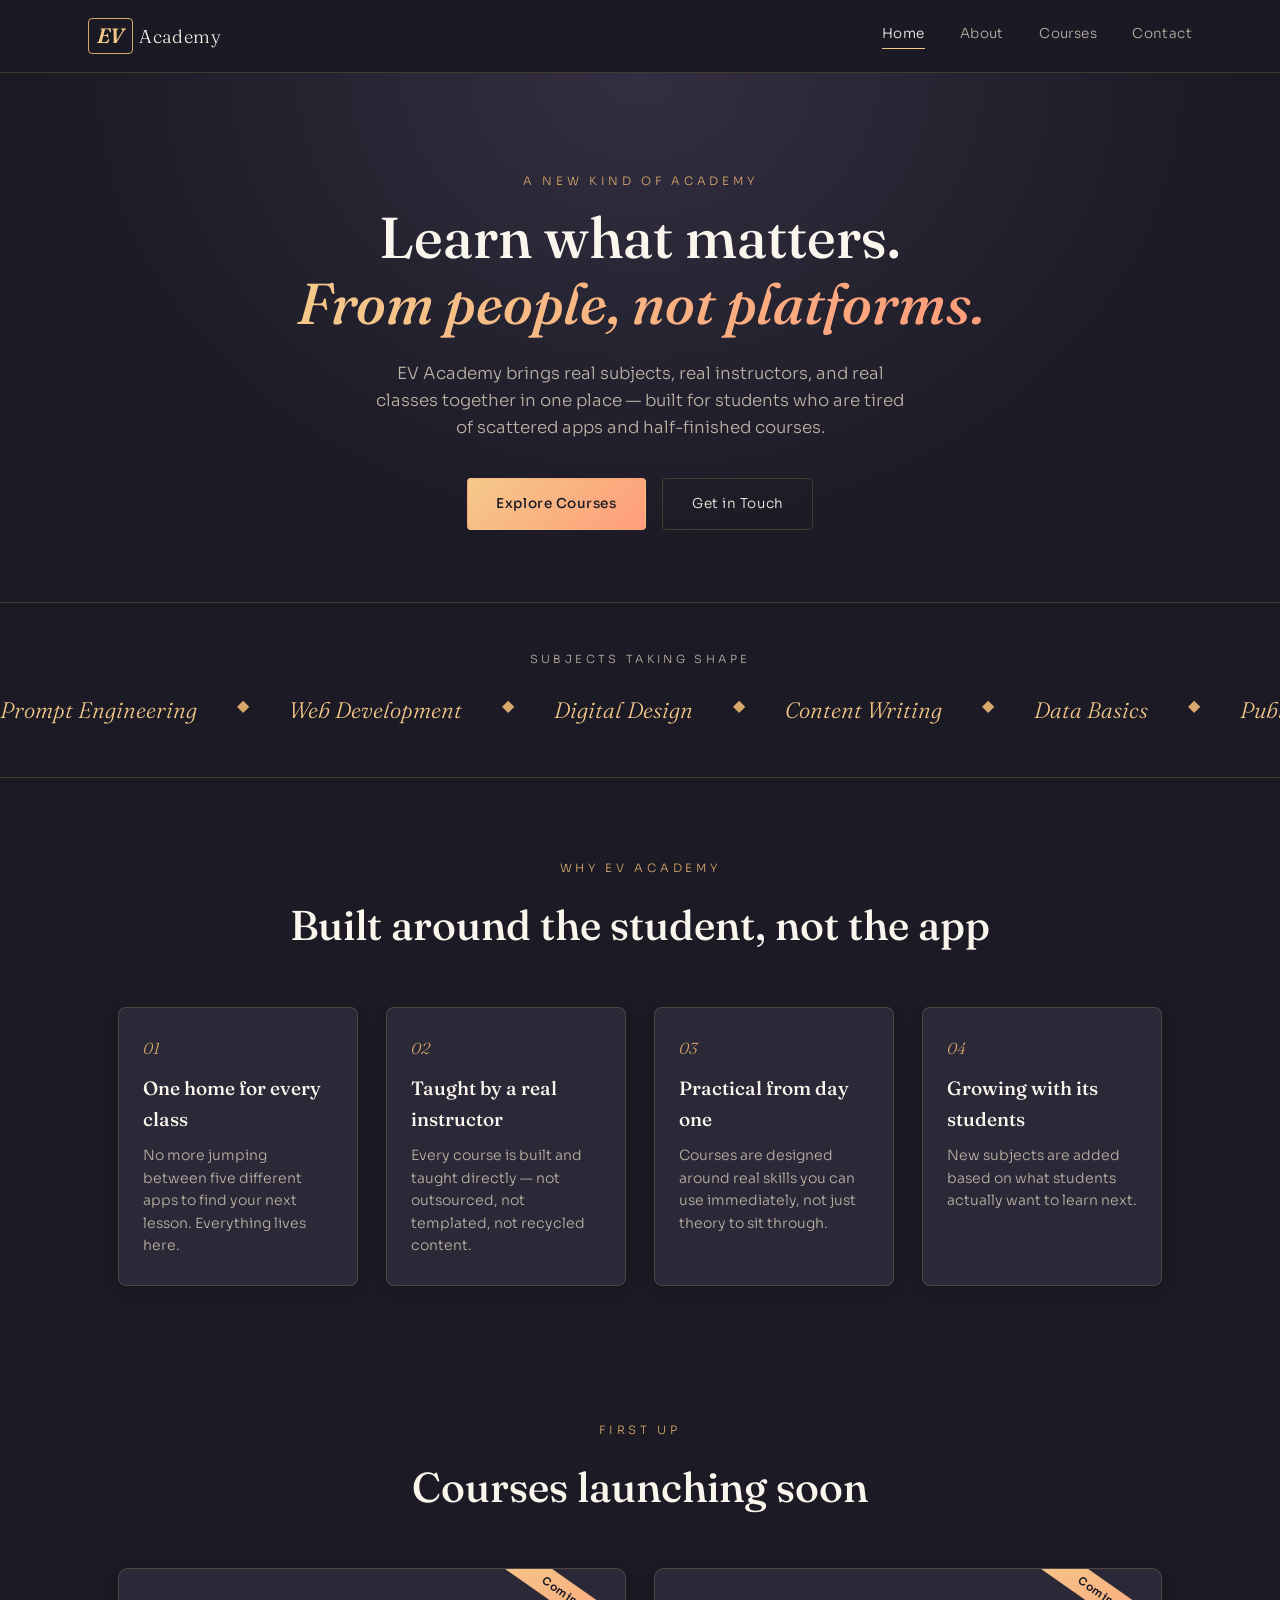
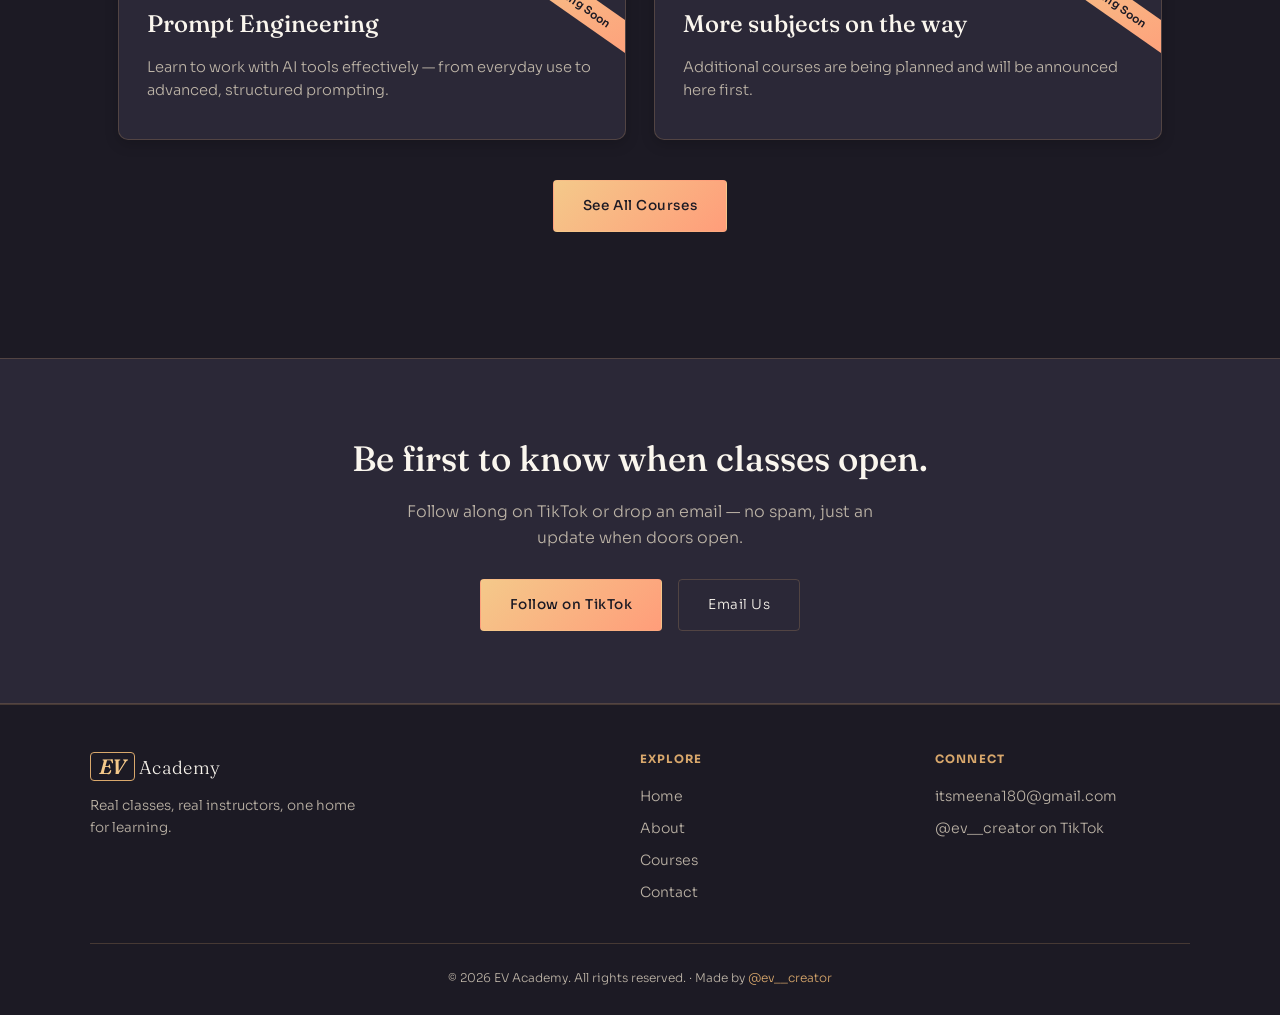
<file: index.html>
<!DOCTYPE html>
<html lang="en">
<head>
<meta charset="UTF-8">
<meta name="viewport" content="width=device-width, initial-scale=1.0">
<title>EV Academy — Learn Without Limits</title>
<meta name="description" content="EV Academy is an online learning academy bringing multiple subjects to one place. Courses launching soon.">
<link rel="preconnect" href="https://fonts.googleapis.com">
<link rel="preconnect" href="https://fonts.gstatic.com" crossorigin>
<link href="https://fonts.googleapis.com/css2?family=Fraunces:ital,opsz,wght@0,9..144,400;0,9..144,500;0,9..144,600;1,9..144,500&family=Sora:wght@300;400;500;600&display=swap" rel="stylesheet">
<link rel="stylesheet" href="style.css">
</head>
<body>

<header class="site-header" id="siteHeader">
  <div class="nav-wrap">
    <a href="index.html" class="logo">
      <span class="logo-mark">EV</span>
      <span class="logo-word">Academy</span>
    </a>
    <nav class="nav-links" id="navLinks">
      <a href="index.html" class="active">Home</a>
      <a href="about.html">About</a>
      <a href="courses.html">Courses</a>
      <a href="contact.html">Contact</a>
    </nav>
    <button class="nav-toggle" id="navToggle" aria-label="Toggle menu">
      <span></span><span></span><span></span>
    </button>
  </div>
</header>

<main>

  <!-- ============ HERO ============ -->
  <section class="hero">
    <div class="hero-inner">
      <p class="eyebrow reveal">a new kind of academy</p>
      <h1 class="hero-title reveal">
        Learn what matters.<br><em>From people, not platforms.</em>
      </h1>
      <p class="hero-sub reveal">
        EV Academy brings real subjects, real instructors, and real classes
        together in one place — built for students who are tired of
        scattered apps and half-finished courses.
      </p>
      <div class="hero-actions reveal">
        <a href="courses.html" class="btn btn-primary">Explore Courses</a>
        <a href="contact.html" class="btn btn-ghost">Get in Touch</a>
      </div>
    </div>
  </section>

  <!-- ============ SLIDING SUBJECT MARQUEE ============ -->
  <section class="marquee-section reveal">
    <p class="marquee-label">subjects taking shape</p>
    <div class="marquee">
      <div class="marquee-track">
        <span>Prompt Engineering</span><span>◆</span>
        <span>Web Development</span><span>◆</span>
        <span>Digital Design</span><span>◆</span>
        <span>Content Writing</span><span>◆</span>
        <span>Data Basics</span><span>◆</span>
        <span>Public Speaking</span><span>◆</span>
        <span>Prompt Engineering</span><span>◆</span>
        <span>Web Development</span><span>◆</span>
        <span>Digital Design</span><span>◆</span>
        <span>Content Writing</span><span>◆</span>
        <span>Data Basics</span><span>◆</span>
        <span>Public Speaking</span><span>◆</span>
      </div>
    </div>
  </section>

  <!-- ============ WHY EV ACADEMY ============ -->
  <section class="features">
    <p class="eyebrow center reveal">why EV Academy</p>
    <h2 class="section-title center reveal">Built around the student, not the app</h2>

    <div class="feature-grid">
      <div class="feature-card reveal">
        <span class="feature-num">01</span>
        <h3>One home for every class</h3>
        <p>No more jumping between five different apps to find your next lesson. Everything lives here.</p>
      </div>
      <div class="feature-card reveal">
        <span class="feature-num">02</span>
        <h3>Taught by a real instructor</h3>
        <p>Every course is built and taught directly — not outsourced, not templated, not recycled content.</p>
      </div>
      <div class="feature-card reveal">
        <span class="feature-num">03</span>
        <h3>Practical from day one</h3>
        <p>Courses are designed around real skills you can use immediately, not just theory to sit through.</p>
      </div>
      <div class="feature-card reveal">
        <span class="feature-num">04</span>
        <h3>Growing with its students</h3>
        <p>New subjects are added based on what students actually want to learn next.</p>
      </div>
    </div>
  </section>

  <!-- ============ COMING SOON PREVIEW ============ -->
  <section class="coming-soon-preview">
    <p class="eyebrow center reveal">first up</p>
    <h2 class="section-title center reveal">Courses launching soon</h2>

    <div class="course-preview-grid">
      <div class="course-card reveal">
        <span class="ribbon">Coming Soon</span>
        <h3>Prompt Engineering</h3>
        <p>Learn to work with AI tools effectively — from everyday use to advanced, structured prompting.</p>
      </div>
      <div class="course-card reveal muted">
        <span class="ribbon">Coming Soon</span>
        <h3>More subjects on the way</h3>
        <p>Additional courses are being planned and will be announced here first.</p>
      </div>
    </div>

    <div class="center reveal" style="margin-top: 2.5rem;">
      <a href="courses.html" class="btn btn-primary">See All Courses</a>
    </div>
  </section>

  <!-- ============ WAITLIST CTA ============ -->
  <section class="cta-band reveal">
    <h2>Be first to know when classes open.</h2>
    <p>Follow along on TikTok or drop an email — no spam, just an update when doors open.</p>
    <div class="hero-actions">
      <a href="https://www.tiktok.com/@ev__creator" target="_blank" rel="noopener" class="btn btn-primary">Follow on TikTok</a>
      <a href="mailto:itsmeena180@gmail.com" class="btn btn-ghost">Email Us</a>
    </div>
  </section>

</main>

<footer class="site-footer">
  <div class="footer-inner">
    <div class="footer-brand">
      <span class="logo-mark">EV</span> <span class="logo-word">Academy</span>
      <p>Real classes, real instructors, one home for learning.</p>
    </div>
    <div class="footer-links">
      <h4>Explore</h4>
      <a href="index.html">Home</a>
      <a href="about.html">About</a>
      <a href="courses.html">Courses</a>
      <a href="contact.html">Contact</a>
    </div>
    <div class="footer-contact">
      <h4>Connect</h4>
      <a href="mailto:itsmeena180@gmail.com">itsmeena180@gmail.com</a>
      <a href="https://www.tiktok.com/@ev__creator" target="_blank" rel="noopener">@ev__creator on TikTok</a>
    </div>
  </div>
  <p class="footer-bottom">© 2026 EV Academy. All rights reserved. · Made by <a href="https://www.tiktok.com/@ev__creator" target="_blank" rel="noopener">@ev__creator</a></p>
</footer>

<script src="script.js"></script>
</body>
</html>
</file>
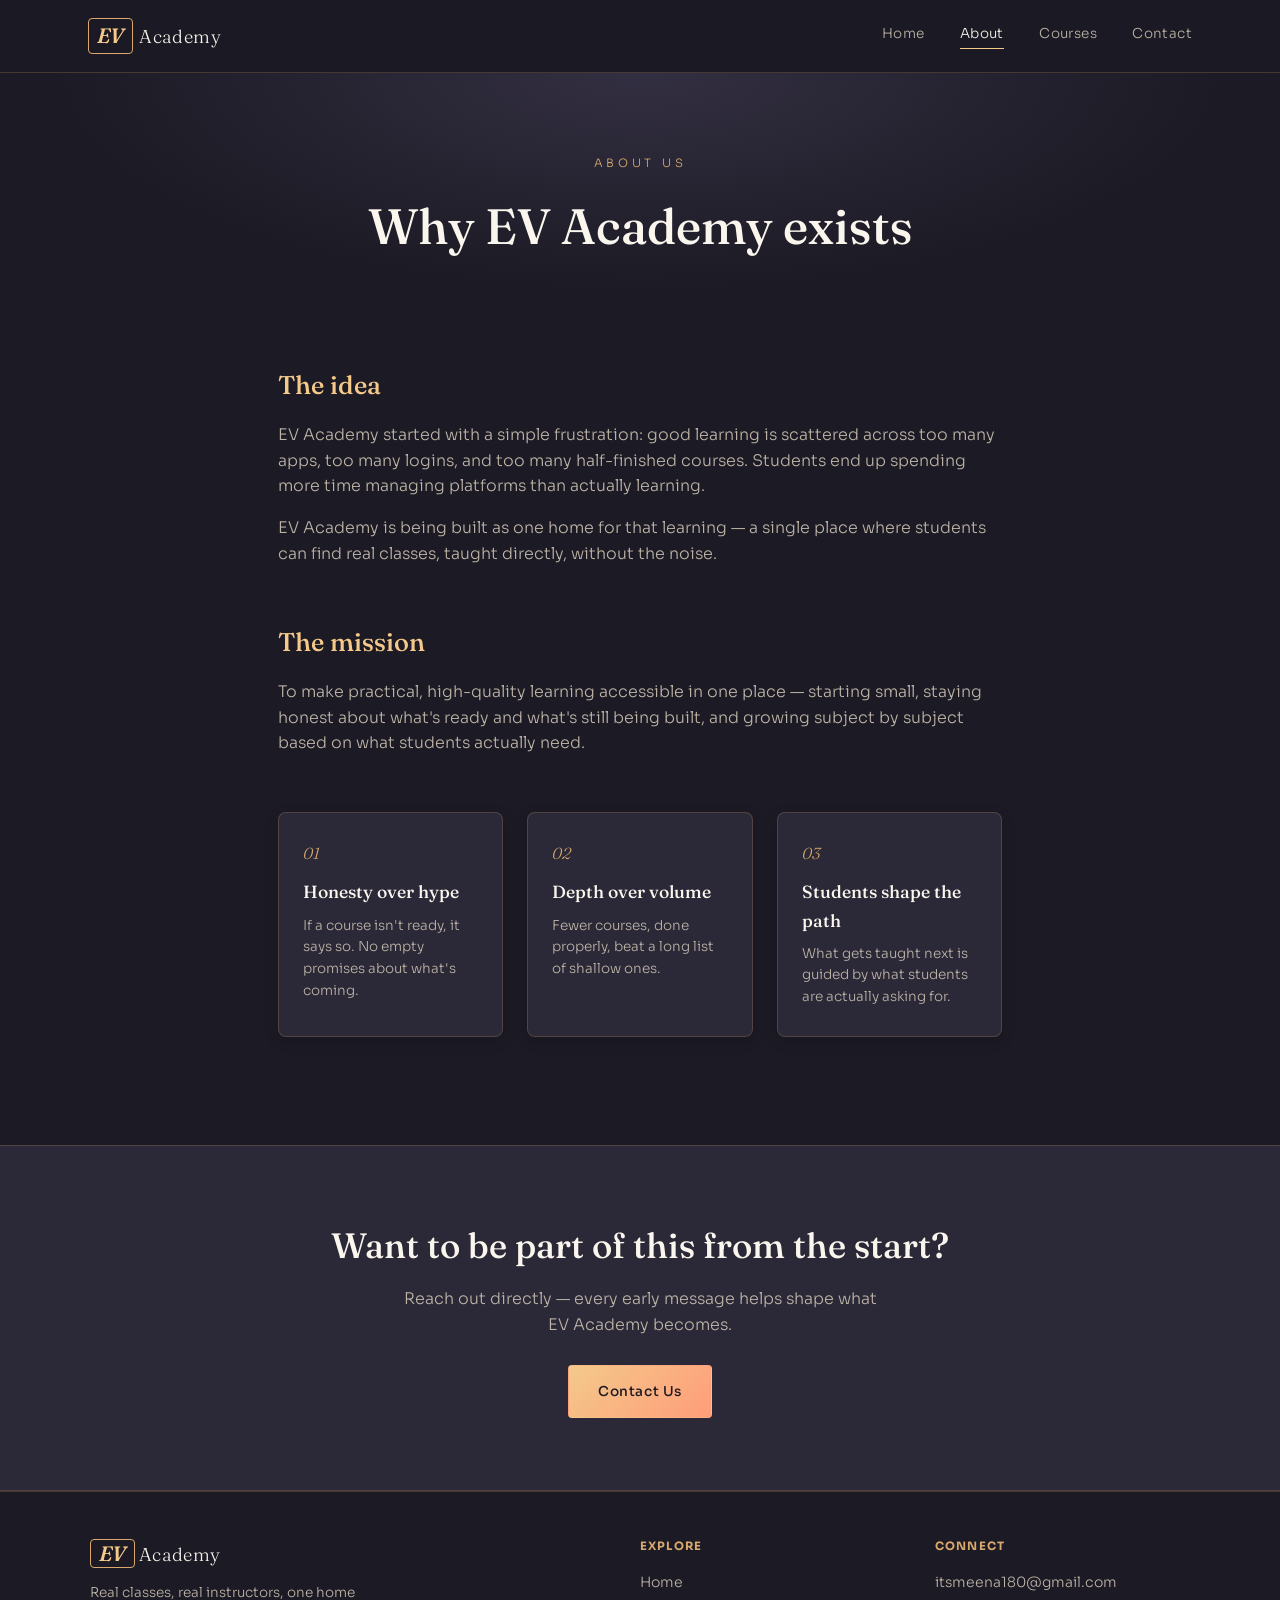
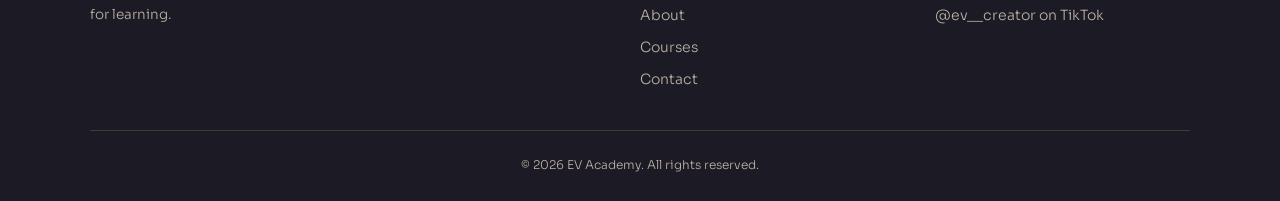
<file: about.html>
<!DOCTYPE html>
<html lang="en">
<head>
<meta charset="UTF-8">
<meta name="viewport" content="width=device-width, initial-scale=1.0">
<title>About — EV Academy</title>
<meta name="description" content="Learn about EV Academy's mission to bring real, practical learning to one place.">
<link rel="preconnect" href="https://fonts.googleapis.com">
<link rel="preconnect" href="https://fonts.gstatic.com" crossorigin>
<link href="https://fonts.googleapis.com/css2?family=Fraunces:ital,opsz,wght@0,9..144,400;0,9..144,500;0,9..144,600;1,9..144,500&family=Sora:wght@300;400;500;600&display=swap" rel="stylesheet">
<link rel="stylesheet" href="style.css">
</head>
<body>

<header class="site-header" id="siteHeader">
  <div class="nav-wrap">
    <a href="index.html" class="logo">
      <span class="logo-mark">EV</span>
      <span class="logo-word">Academy</span>
    </a>
    <nav class="nav-links" id="navLinks">
      <a href="index.html">Home</a>
      <a href="about.html" class="active">About</a>
      <a href="courses.html">Courses</a>
      <a href="contact.html">Contact</a>
    </nav>
    <button class="nav-toggle" id="navToggle" aria-label="Toggle menu">
      <span></span><span></span><span></span>
    </button>
  </div>
</header>

<main>

  <section class="page-hero">
    <p class="eyebrow reveal">about us</p>
    <h1 class="page-title reveal">Why EV Academy exists</h1>
  </section>

  <section class="about-body">
    <div class="about-block reveal">
      <h2>The idea</h2>
      <p>
        EV Academy started with a simple frustration: good learning is
        scattered across too many apps, too many logins, and too many
        half-finished courses. Students end up spending more time
        managing platforms than actually learning.
      </p>
      <p>
        EV Academy is being built as one home for that learning — a
        single place where students can find real classes, taught
        directly, without the noise.
      </p>
    </div>

    <div class="about-block reveal">
      <h2>The mission</h2>
      <p>
        To make practical, high-quality learning accessible in one
        place — starting small, staying honest about what's ready and
        what's still being built, and growing subject by subject based
        on what students actually need.
      </p>
    </div>

    <div class="values-grid">
      <div class="value-card reveal">
        <span class="feature-num">01</span>
        <h3>Honesty over hype</h3>
        <p>If a course isn't ready, it says so. No empty promises about what's coming.</p>
      </div>
      <div class="value-card reveal">
        <span class="feature-num">02</span>
        <h3>Depth over volume</h3>
        <p>Fewer courses, done properly, beat a long list of shallow ones.</p>
      </div>
      <div class="value-card reveal">
        <span class="feature-num">03</span>
        <h3>Students shape the path</h3>
        <p>What gets taught next is guided by what students are actually asking for.</p>
      </div>
    </div>
  </section>

  <section class="cta-band reveal">
    <h2>Want to be part of this from the start?</h2>
    <p>Reach out directly — every early message helps shape what EV Academy becomes.</p>
    <div class="hero-actions">
      <a href="contact.html" class="btn btn-primary">Contact Us</a>
    </div>
  </section>

</main>

<footer class="site-footer">
  <div class="footer-inner">
    <div class="footer-brand">
      <span class="logo-mark">EV</span> <span class="logo-word">Academy</span>
      <p>Real classes, real instructors, one home for learning.</p>
    </div>
    <div class="footer-links">
      <h4>Explore</h4>
      <a href="index.html">Home</a>
      <a href="about.html">About</a>
      <a href="courses.html">Courses</a>
      <a href="contact.html">Contact</a>
    </div>
    <div class="footer-contact">
      <h4>Connect</h4>
      <a href="mailto:itsmeena180@gmail.com">itsmeena180@gmail.com</a>
      <a href="https://www.tiktok.com/@ev__creator" target="_blank" rel="noopener">@ev__creator on TikTok</a>
    </div>
  </div>
  <p class="footer-bottom">© 2026 EV Academy. All rights reserved.</p>
</footer>

<script src="script.js"></script>
</body>
</html>
</file>
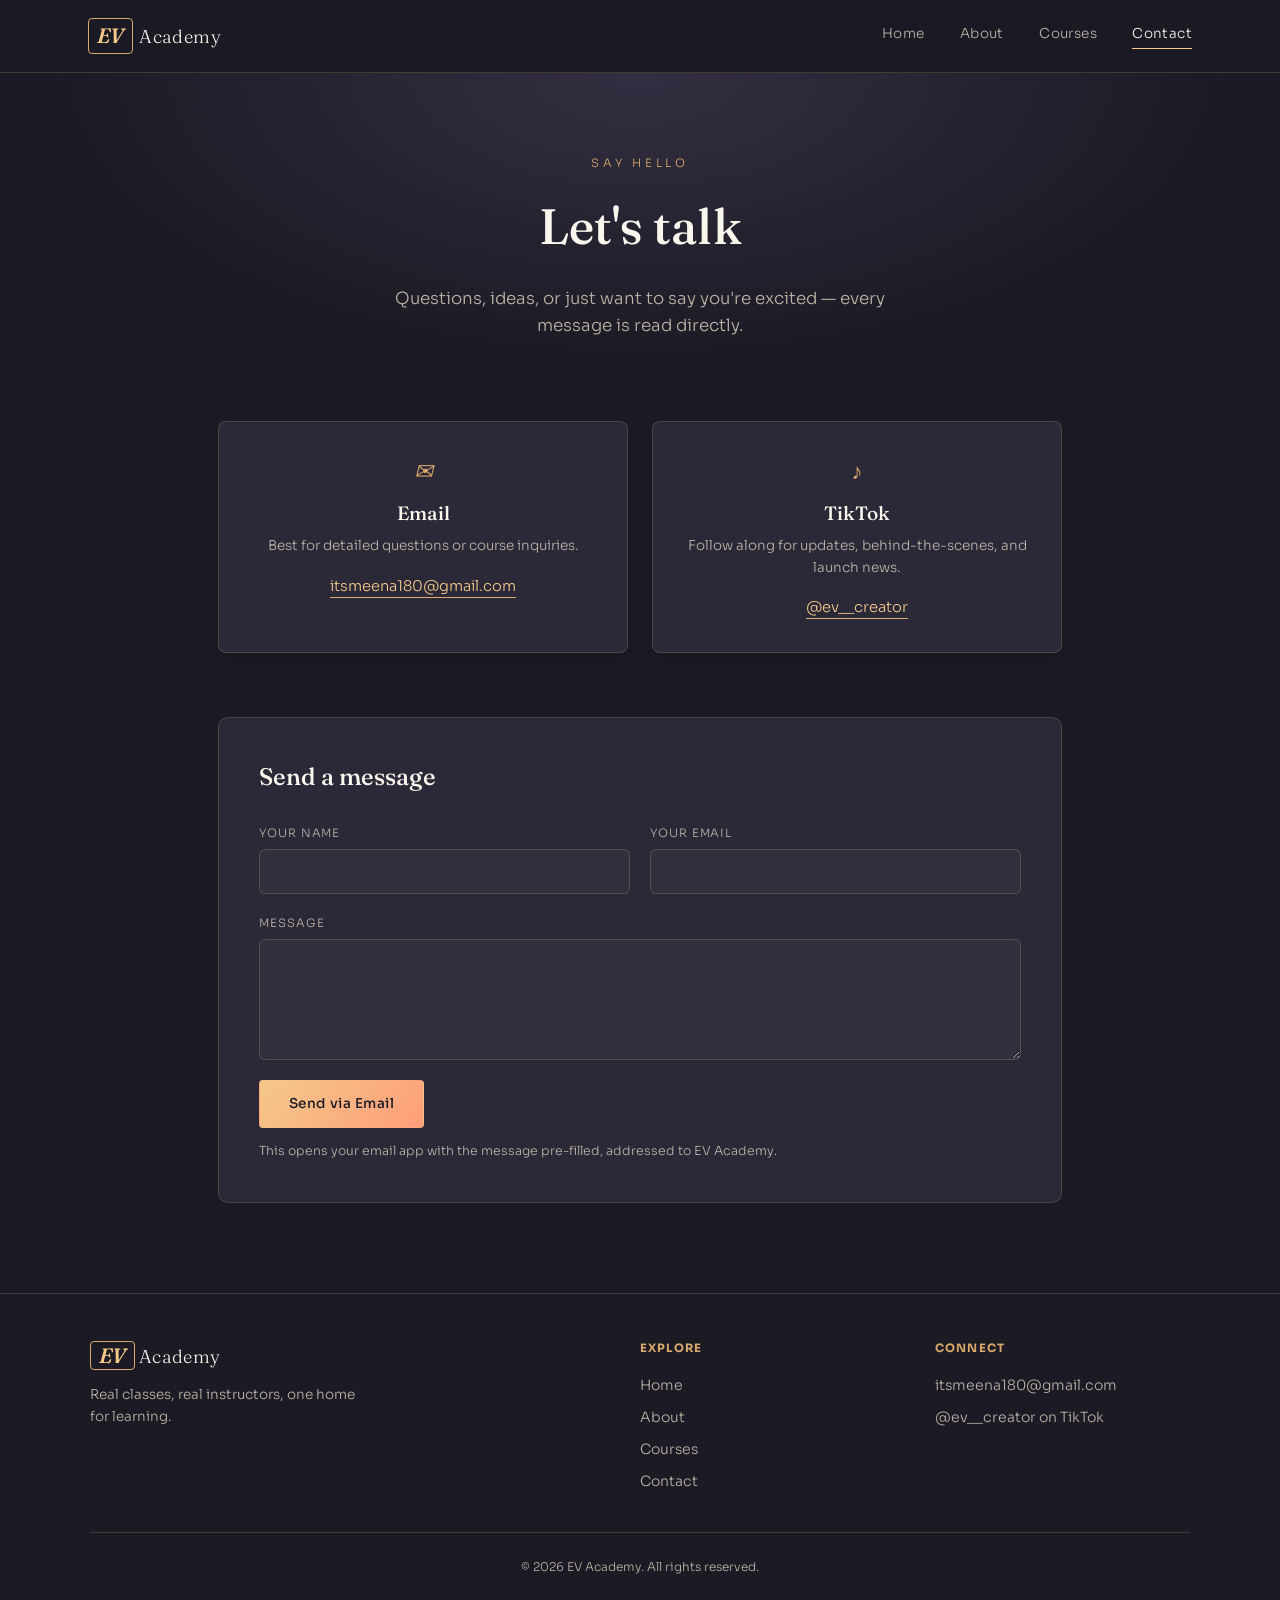
<file: contact.html>
<!DOCTYPE html>
<html lang="en">
<head>
<meta charset="UTF-8">
<meta name="viewport" content="width=device-width, initial-scale=1.0">
<title>Contact — EV Academy</title>
<meta name="description" content="Get in touch with EV Academy via email or TikTok.">
<link rel="preconnect" href="https://fonts.googleapis.com">
<link rel="preconnect" href="https://fonts.gstatic.com" crossorigin>
<link href="https://fonts.googleapis.com/css2?family=Fraunces:ital,opsz,wght@0,9..144,400;0,9..144,500;0,9..144,600;1,9..144,500&family=Sora:wght@300;400;500;600&display=swap" rel="stylesheet">
<link rel="stylesheet" href="style.css">
</head>
<body>

<header class="site-header" id="siteHeader">
  <div class="nav-wrap">
    <a href="index.html" class="logo">
      <span class="logo-mark">EV</span>
      <span class="logo-word">Academy</span>
    </a>
    <nav class="nav-links" id="navLinks">
      <a href="index.html">Home</a>
      <a href="about.html">About</a>
      <a href="courses.html">Courses</a>
      <a href="contact.html" class="active">Contact</a>
    </nav>
    <button class="nav-toggle" id="navToggle" aria-label="Toggle menu">
      <span></span><span></span><span></span>
    </button>
  </div>
</header>

<main>

  <section class="page-hero">
    <p class="eyebrow reveal">say hello</p>
    <h1 class="page-title reveal">Let's talk</h1>
    <p class="hero-sub reveal" style="margin: 1.25rem auto 0;">
      Questions, ideas, or just want to say you're excited — every
      message is read directly.
    </p>
  </section>

  <section class="contact-section">
    <div class="contact-grid">

      <div class="contact-card reveal">
        <span class="feature-num">✉</span>
        <h3>Email</h3>
        <p>Best for detailed questions or course inquiries.</p>
        <a href="mailto:itsmeena180@gmail.com" class="contact-link">itsmeena180@gmail.com</a>
      </div>

      <div class="contact-card reveal">
        <span class="feature-num">♪</span>
        <h3>TikTok</h3>
        <p>Follow along for updates, behind-the-scenes, and launch news.</p>
        <a href="https://www.tiktok.com/@ev__creator" target="_blank" rel="noopener" class="contact-link">@ev__creator</a>
      </div>

    </div>

    <form class="contact-form reveal" id="contactForm">
      <h2 class="section-title">Send a message</h2>
      <div class="form-row">
        <label class="field">
          <span>Your name</span>
          <input type="text" id="cfName" required>
        </label>
        <label class="field">
          <span>Your email</span>
          <input type="email" id="cfEmail" required>
        </label>
      </div>
      <label class="field">
        <span>Message</span>
        <textarea id="cfMessage" rows="5" required></textarea>
      </label>
      <button type="submit" class="btn btn-primary">Send via Email</button>
      <p class="form-note">This opens your email app with the message pre-filled, addressed to EV Academy.</p>
    </form>
  </section>

</main>

<footer class="site-footer">
  <div class="footer-inner">
    <div class="footer-brand">
      <span class="logo-mark">EV</span> <span class="logo-word">Academy</span>
      <p>Real classes, real instructors, one home for learning.</p>
    </div>
    <div class="footer-links">
      <h4>Explore</h4>
      <a href="index.html">Home</a>
      <a href="about.html">About</a>
      <a href="courses.html">Courses</a>
      <a href="contact.html">Contact</a>
    </div>
    <div class="footer-contact">
      <h4>Connect</h4>
      <a href="mailto:itsmeena180@gmail.com">itsmeena180@gmail.com</a>
      <a href="https://www.tiktok.com/@ev__creator" target="_blank" rel="noopener">@ev__creator on TikTok</a>
    </div>
  </div>
  <p class="footer-bottom">© 2026 EV Academy. All rights reserved.</p>
</footer>

<script src="script.js"></script>
</body>
</html>
</file>
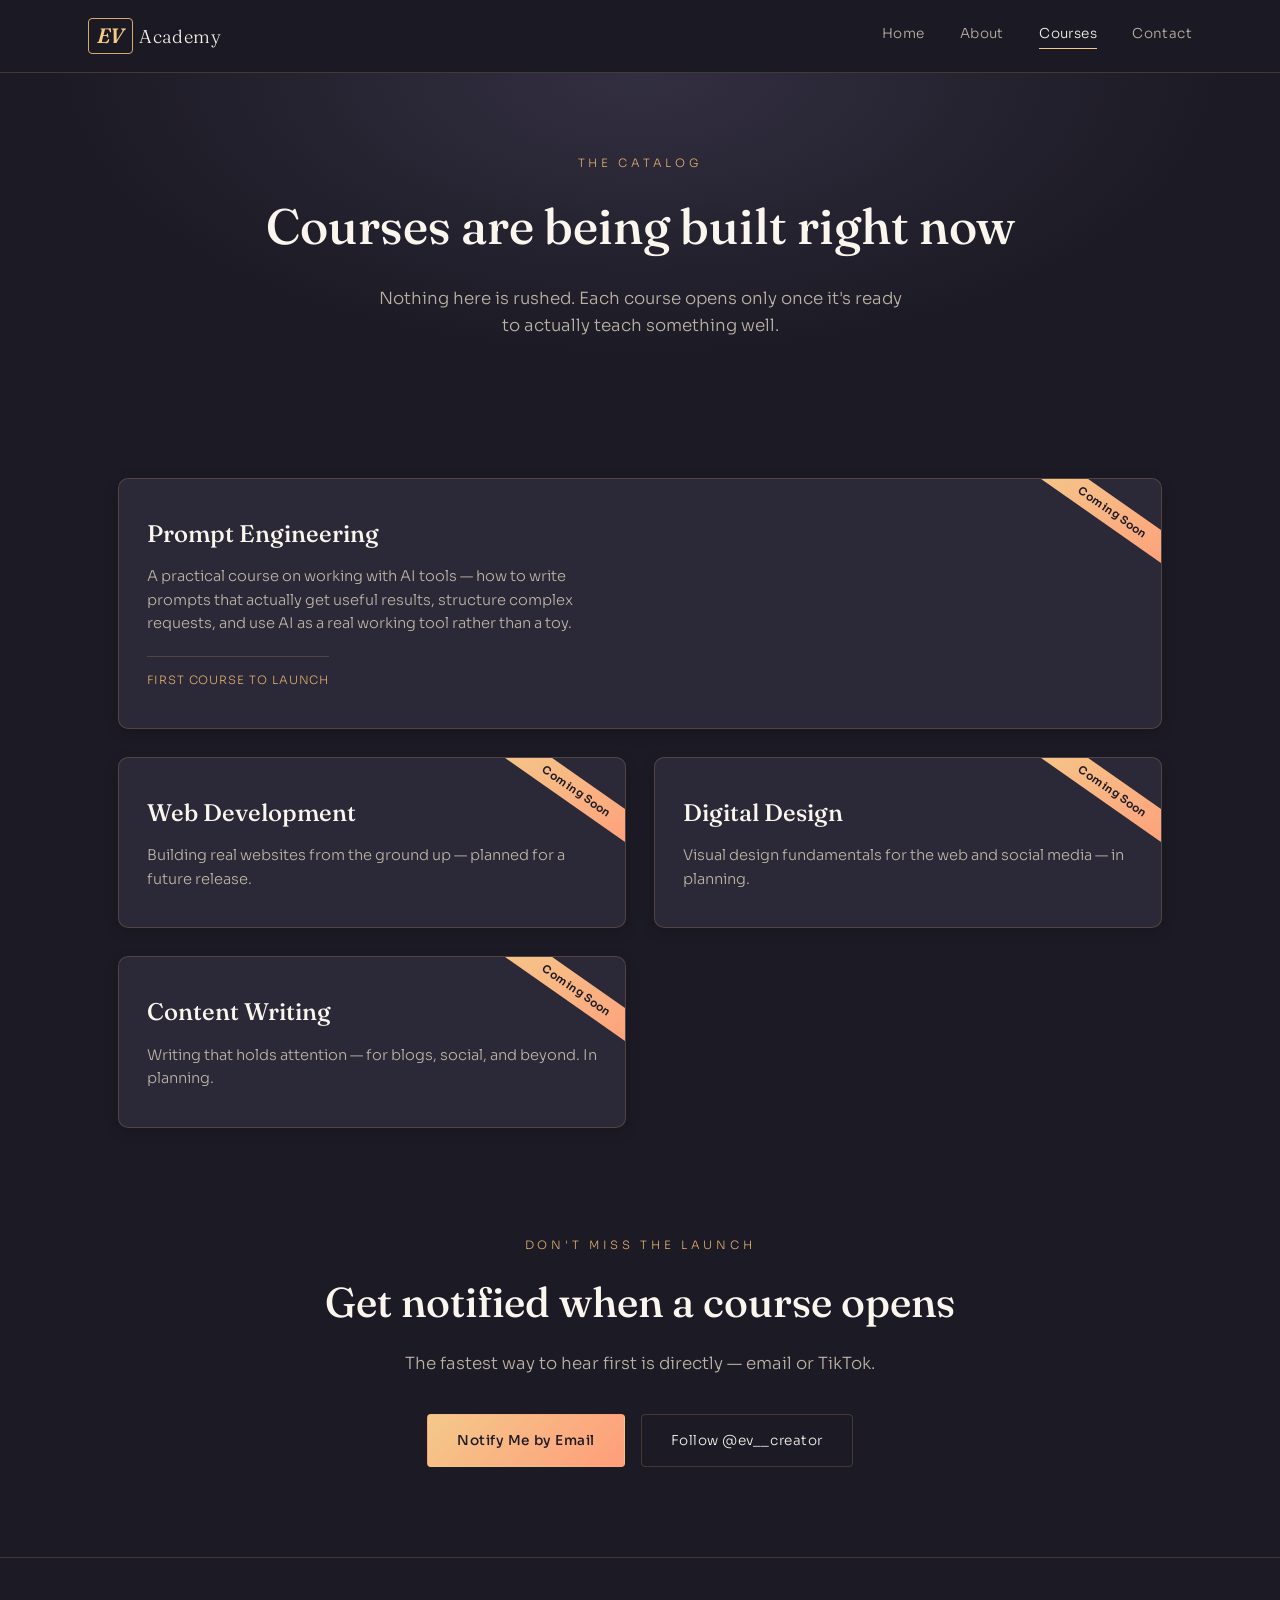
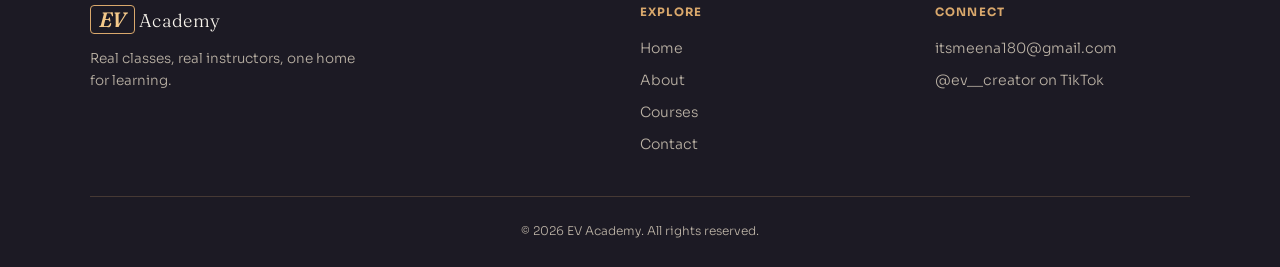
<file: courses.html>
<!DOCTYPE html>
<html lang="en">
<head>
<meta charset="UTF-8">
<meta name="viewport" content="width=device-width, initial-scale=1.0">
<title>Courses — EV Academy</title>
<meta name="description" content="Courses launching soon at EV Academy, starting with Prompt Engineering.">
<link rel="preconnect" href="https://fonts.googleapis.com">
<link rel="preconnect" href="https://fonts.gstatic.com" crossorigin>
<link href="https://fonts.googleapis.com/css2?family=Fraunces:ital,opsz,wght@0,9..144,400;0,9..144,500;0,9..144,600;1,9..144,500&family=Sora:wght@300;400;500;600&display=swap" rel="stylesheet">
<link rel="stylesheet" href="style.css">
</head>
<body>

<header class="site-header" id="siteHeader">
  <div class="nav-wrap">
    <a href="index.html" class="logo">
      <span class="logo-mark">EV</span>
      <span class="logo-word">Academy</span>
    </a>
    <nav class="nav-links" id="navLinks">
      <a href="index.html">Home</a>
      <a href="about.html">About</a>
      <a href="courses.html" class="active">Courses</a>
      <a href="contact.html">Contact</a>
    </nav>
    <button class="nav-toggle" id="navToggle" aria-label="Toggle menu">
      <span></span><span></span><span></span>
    </button>
  </div>
</header>

<main>

  <section class="page-hero">
    <p class="eyebrow reveal">the catalog</p>
    <h1 class="page-title reveal">Courses are being built right now</h1>
    <p class="hero-sub reveal" style="margin: 1.25rem auto 0;">
      Nothing here is rushed. Each course opens only once it's ready to
      actually teach something well.
    </p>
  </section>

  <section class="course-grid-section">
    <div class="course-grid">

      <div class="course-card large reveal">
        <span class="ribbon">Coming Soon</span>
        <h3>Prompt Engineering</h3>
        <p>
          A practical course on working with AI tools — how to write
          prompts that actually get useful results, structure complex
          requests, and use AI as a real working tool rather than a toy.
        </p>
        <span class="course-tag">First course to launch</span>
      </div>

      <div class="course-card muted reveal">
        <span class="ribbon">Coming Soon</span>
        <h3>Web Development</h3>
        <p>Building real websites from the ground up — planned for a future release.</p>
      </div>

      <div class="course-card muted reveal">
        <span class="ribbon">Coming Soon</span>
        <h3>Digital Design</h3>
        <p>Visual design fundamentals for the web and social media — in planning.</p>
      </div>

      <div class="course-card muted reveal">
        <span class="ribbon">Coming Soon</span>
        <h3>Content Writing</h3>
        <p>Writing that holds attention — for blogs, social, and beyond. In planning.</p>
      </div>

    </div>
  </section>

  <section class="notify-section reveal">
    <p class="eyebrow center">don't miss the launch</p>
    <h2 class="section-title center">Get notified when a course opens</h2>
    <p class="hero-sub center">The fastest way to hear first is directly — email or TikTok.</p>
    <div class="hero-actions center-actions">
      <a href="mailto:itsmeena180@gmail.com?subject=Notify%20me%20-%20EV%20Academy%20Courses" class="btn btn-primary">Notify Me by Email</a>
      <a href="https://www.tiktok.com/@ev__creator" target="_blank" rel="noopener" class="btn btn-ghost">Follow @ev__creator</a>
    </div>
  </section>

</main>

<footer class="site-footer">
  <div class="footer-inner">
    <div class="footer-brand">
      <span class="logo-mark">EV</span> <span class="logo-word">Academy</span>
      <p>Real classes, real instructors, one home for learning.</p>
    </div>
    <div class="footer-links">
      <h4>Explore</h4>
      <a href="index.html">Home</a>
      <a href="about.html">About</a>
      <a href="courses.html">Courses</a>
      <a href="contact.html">Contact</a>
    </div>
    <div class="footer-contact">
      <h4>Connect</h4>
      <a href="mailto:itsmeena180@gmail.com">itsmeena180@gmail.com</a>
      <a href="https://www.tiktok.com/@ev__creator" target="_blank" rel="noopener">@ev__creator on TikTok</a>
    </div>
  </div>
  <p class="footer-bottom">© 2026 EV Academy. All rights reserved.</p>
</footer>

<script src="script.js"></script>
</body>
</html>
</file>
<file: style.css>
/* ============================================
   Design tokens
   ============================================ */
:root {
  --ink: #1c1a24;
  --ink-soft: #262330;
  --panel: #2b2837;
  --gold: #d9a86c;
  --gold-bright: #f4c98a;
  --accent: #ff9d7a;
  --text: #faf6ee;
  --muted: #bcb3a6;
  --line: rgba(217,168,108,0.22);
  --serif: 'Fraunces', serif;
  --sans: 'Sora', sans-serif;
}

* { margin: 0; padding: 0; box-sizing: border-box; }
html { scroll-behavior: smooth; }

body {
  background: var(--ink);
  color: var(--text);
  font-family: var(--sans);
  font-weight: 300;
  line-height: 1.6;
  overflow-x: hidden;
}

a { color: inherit; text-decoration: none; }
img { max-width: 100%; display: block; }

.eyebrow {
  font-family: var(--sans);
  font-size: 0.72rem;
  letter-spacing: 0.32em;
  text-transform: uppercase;
  color: var(--gold);
  margin-bottom: 0.9rem;
}
.eyebrow.center { text-align: center; }
.center { text-align: center; }

.section-title {
  font-family: var(--serif);
  font-weight: 500;
  font-size: clamp(1.9rem, 4vw, 2.6rem);
  color: var(--text);
  margin-bottom: 1rem;
}
.section-title.center { text-align: center; }

/* ============================================
   Buttons
   ============================================ */
.btn {
  display: inline-block;
  font-family: var(--sans);
  font-size: 0.85rem;
  letter-spacing: 0.04em;
  padding: 0.9rem 1.8rem;
  border-radius: 4px;
  cursor: pointer;
  transition: transform 0.3s ease, background 0.3s ease, border-color 0.3s ease;
  border: 1px solid transparent;
}
.btn-primary {
  background: linear-gradient(135deg, var(--gold-bright), var(--accent));
  color: var(--ink);
  font-weight: 500;
}
.btn-primary:hover { box-shadow: 0 8px 24px rgba(255,157,122,0.35); transform: translateY(-2px); }

.btn-ghost {
  border-color: var(--line);
  color: var(--text);
}
.btn-ghost:hover { border-color: var(--gold); color: var(--gold-bright); transform: translateY(-2px); }

.hero-actions { display: flex; gap: 1rem; flex-wrap: wrap; }
.hero-actions.center-actions { justify-content: center; }

/* ============================================
   Header / Nav
   ============================================ */
.site-header {
  position: sticky; top: 0; z-index: 50;
  background: rgba(28,26,36,0.85);
  backdrop-filter: blur(10px);
  border-bottom: 1px solid var(--line);
  transition: box-shadow 0.3s ease, padding 0.3s ease;
}
.site-header.scrolled {
  box-shadow: 0 8px 24px rgba(0,0,0,0.28);
}
.site-header.scrolled .nav-wrap { padding-top: 0.75rem; padding-bottom: 0.75rem; }

#scrollProgress {
  position: fixed; top: 0; left: 0; height: 2.5px; width: 0%;
  background: linear-gradient(90deg, var(--gold), var(--accent));
  z-index: 100; transition: width 0.1s linear;
}

.nav-wrap {
  max-width: 1160px; margin: 0 auto;
  display: flex; align-items: center; justify-content: space-between;
  padding: 1.1rem 1.75rem;
}

.logo { display: flex; align-items: baseline; gap: 0.4rem; }
.logo-mark {
  font-family: var(--serif); font-style: italic; font-weight: 600;
  font-size: 1.3rem; color: var(--gold-bright);
  border: 1px solid var(--gold); border-radius: 4px;
  padding: 0.05rem 0.5rem;
}
.logo-word {
  font-family: var(--serif); font-size: 1.15rem; color: var(--text);
  letter-spacing: 0.02em;
}

.nav-links { display: flex; gap: 2.2rem; }
.nav-links a {
  font-size: 0.85rem; letter-spacing: 0.03em; color: var(--muted);
  position: relative; padding-bottom: 4px; transition: color 0.3s ease;
}
.nav-links a::after {
  content: ""; position: absolute; left: 0; bottom: 0; height: 1px; width: 0;
  background: var(--gold-bright); transition: width 0.3s ease;
}
.nav-links a:hover, .nav-links a.active { color: var(--text); }
.nav-links a.active::after, .nav-links a:hover::after { width: 100%; }

.nav-toggle {
  display: none; flex-direction: column; gap: 5px; background: none; border: none; cursor: pointer;
}
.nav-toggle span { width: 22px; height: 1.5px; background: var(--gold-bright); }

/* ============================================
   Hero
   ============================================ */
.hero {
  padding: 11vh 1.75rem 8vh;
  background: radial-gradient(ellipse at 50% 0%, #332f42 0%, var(--ink) 65%);
}
.hero-inner { max-width: 760px; margin: 0 auto; text-align: center; }

.hero-title {
  font-family: var(--serif); font-weight: 500;
  font-size: clamp(2.3rem, 6vw, 3.6rem); line-height: 1.15;
  margin-bottom: 1.5rem;
}
.hero-title em {
  font-style: italic;
  background: linear-gradient(100deg, var(--gold-bright), var(--accent));
  -webkit-background-clip: text;
  background-clip: text;
  color: transparent;
}

.hero-sub {
  font-size: 1.05rem; color: var(--muted); max-width: 540px;
  margin: 0 auto 2.25rem;
}

.hero .hero-actions { justify-content: center; }

.page-hero {
  padding: 9vh 1.75rem 5vh; text-align: center;
  background: radial-gradient(ellipse at 50% 0%, #332f42 0%, var(--ink) 65%);
}
.page-title {
  font-family: var(--serif); font-weight: 500;
  font-size: clamp(2.1rem, 5vw, 3.1rem);
}

/* ============================================
   Sliding marquee
   ============================================ */
.marquee-section { padding: 3rem 0; border-top: 1px solid var(--line); border-bottom: 1px solid var(--line); }
.marquee-label {
  text-align: center; font-size: 0.7rem; letter-spacing: 0.3em; text-transform: uppercase;
  color: var(--muted); margin-bottom: 1.5rem;
}
.marquee { overflow: hidden; }
.marquee-track {
  display: flex; gap: 2.5rem; width: max-content;
  font-family: var(--serif); font-style: italic; font-size: 1.4rem;
  color: var(--gold-bright); white-space: nowrap;
  animation: scroll-left 28s linear infinite;
}
.marquee-track span:nth-child(2n) { color: var(--gold); font-style: normal; font-size: 1rem; }

@keyframes scroll-left {
  from { transform: translateX(0); }
  to { transform: translateX(-50%); }
}

/* ============================================
   Features grid
   ============================================ */
.features { max-width: 1100px; margin: 0 auto; padding: 9vh 1.75rem; }

.feature-grid {
  display: grid; grid-template-columns: repeat(4, 1fr); gap: 1.75rem; margin-top: 3rem;
}
.feature-card {
  background: var(--panel); border: 1px solid var(--line); border-radius: 8px;
  padding: 1.75rem 1.5rem;
  box-shadow: 0 4px 14px rgba(0,0,0,0.18);
  transition: transform 0.35s ease, box-shadow 0.35s ease, border-color 0.35s ease;
}
.feature-card:hover {
  transform: translateY(-6px);
  border-color: var(--gold);
  box-shadow: 0 16px 32px rgba(0,0,0,0.3), 0 0 0 1px rgba(217,168,108,0.15);
}
.feature-num {
  font-family: var(--serif); font-style: italic; color: var(--gold);
  font-size: 1rem; display: block; margin-bottom: 0.75rem;
}
.feature-card h3 { font-family: var(--serif); font-weight: 500; font-size: 1.2rem; margin-bottom: 0.6rem; }
.feature-card p { font-size: 0.88rem; color: var(--muted); }

/* ============================================
   Course cards
   ============================================ */
.coming-soon-preview { max-width: 1100px; margin: 0 auto; padding: 6vh 1.75rem 10vh; }
.course-grid-section { max-width: 1100px; margin: 0 auto; padding: 5vh 1.75rem 8vh; }

.course-preview-grid, .course-grid {
  display: grid; grid-template-columns: repeat(2, 1fr); gap: 1.75rem; margin-top: 3rem;
}
.course-grid { grid-template-columns: repeat(2, 1fr); }

.course-card {
  position: relative; background: var(--panel); border: 1px solid var(--line);
  border-radius: 10px; padding: 2.25rem 1.75rem; overflow: hidden;
  box-shadow: 0 4px 14px rgba(0,0,0,0.18);
  transition: transform 0.35s ease, box-shadow 0.35s ease, border-color 0.35s ease;
}
.course-card:hover {
  transform: translateY(-5px);
  border-color: var(--gold);
  box-shadow: 0 18px 36px rgba(0,0,0,0.32);
}
.course-card.large { grid-column: span 2; }
.course-card.muted { opacity: 0.75; }

.ribbon {
  position: absolute; top: 1.25rem; right: -2.5rem;
  background: linear-gradient(120deg, var(--gold-bright), var(--accent)); color: var(--ink);
  font-size: 0.68rem; font-weight: 600; letter-spacing: 0.05em;
  padding: 0.3rem 3rem; transform: rotate(35deg);
}

.course-card h3 { font-family: var(--serif); font-weight: 500; font-size: 1.5rem; margin-bottom: 0.75rem; padding-right: 2rem; }
.course-card p { font-size: 0.92rem; color: var(--muted); max-width: 480px; }
.course-tag {
  display: inline-block; margin-top: 1.25rem; font-size: 0.72rem;
  letter-spacing: 0.08em; text-transform: uppercase; color: var(--gold);
  border-top: 1px solid var(--line); padding-top: 0.9rem;
}

/* ============================================
   Notify / CTA band
   ============================================ */
.notify-section { max-width: 700px; margin: 0 auto; padding: 4vh 1.75rem 10vh; text-align: center; }

.cta-band {
  background: var(--panel); border-top: 1px solid var(--line); border-bottom: 1px solid var(--line);
  text-align: center; padding: 8vh 1.75rem; margin-top: 4vh;
}
.cta-band h2 { font-family: var(--serif); font-weight: 500; font-size: clamp(1.6rem, 4vw, 2.2rem); margin-bottom: 0.75rem; }
.cta-band p { color: var(--muted); max-width: 480px; margin: 0 auto 1.75rem; }
.cta-band .hero-actions { justify-content: center; }

/* ============================================
   About page
   ============================================ */
.about-body { max-width: 780px; margin: 0 auto; padding: 6vh 1.75rem 8vh; }
.about-block { margin-bottom: 3.5rem; }
.about-block h2 { font-family: var(--serif); font-weight: 500; font-size: 1.6rem; color: var(--gold-bright); margin-bottom: 1rem; }
.about-block p { color: var(--muted); margin-bottom: 1rem; font-size: 1rem; }

.values-grid { display: grid; grid-template-columns: repeat(3, 1fr); gap: 1.5rem; }
.value-card {
  background: var(--panel); border: 1px solid var(--line); border-radius: 8px; padding: 1.75rem 1.5rem;
  box-shadow: 0 4px 14px rgba(0,0,0,0.18);
  transition: transform 0.35s ease, box-shadow 0.35s ease, border-color 0.35s ease;
}
.value-card:hover {
  transform: translateY(-5px);
  border-color: var(--gold);
  box-shadow: 0 16px 32px rgba(0,0,0,0.3);
}
.value-card h3 { font-family: var(--serif); font-weight: 500; font-size: 1.1rem; margin-bottom: 0.5rem; }
.value-card p { font-size: 0.85rem; color: var(--muted); }

/* ============================================
   Contact page
   ============================================ */
.contact-section { max-width: 900px; margin: 0 auto; padding: 4vh 1.75rem 10vh; }

.contact-grid { display: grid; grid-template-columns: repeat(2, 1fr); gap: 1.5rem; margin-bottom: 4rem; }
.contact-card {
  background: var(--panel); border: 1px solid var(--line); border-radius: 8px;
  padding: 2rem 1.75rem; text-align: center;
  box-shadow: 0 4px 14px rgba(0,0,0,0.18);
  transition: transform 0.35s ease, box-shadow 0.35s ease, border-color 0.35s ease;
}
.contact-card:hover {
  transform: translateY(-5px);
  border-color: var(--gold);
  box-shadow: 0 16px 32px rgba(0,0,0,0.3);
}
.contact-card .feature-num { font-size: 1.4rem; margin-bottom: 0.5rem; }
.contact-card h3 { font-family: var(--serif); font-weight: 500; font-size: 1.2rem; margin-bottom: 0.4rem; }
.contact-card p { font-size: 0.85rem; color: var(--muted); margin-bottom: 1rem; }
.contact-link { color: var(--gold-bright); font-size: 0.92rem; border-bottom: 1px solid var(--gold); padding-bottom: 2px; }

.contact-form {
  background: var(--panel); border: 1px solid var(--line); border-radius: 10px; padding: 2.5rem;
}
.contact-form .section-title { text-align: left; font-size: 1.5rem; margin-bottom: 1.75rem; }

.form-row { display: grid; grid-template-columns: 1fr 1fr; gap: 1.25rem; }

.field { display: flex; flex-direction: column; gap: 0.4rem; margin-bottom: 1.25rem; }
.field span { font-size: 0.72rem; letter-spacing: 0.08em; text-transform: uppercase; color: var(--muted); }
.field input, .field textarea {
  font-family: var(--sans); font-size: 0.95rem; color: var(--text);
  background: rgba(242,237,225,0.04); border: 1px solid var(--line);
  border-radius: 6px; padding: 0.75rem 0.9rem; outline: none; resize: vertical;
  transition: border-color 0.3s ease;
}
.field input:focus, .field textarea:focus { border-color: var(--gold); }

.form-note { font-size: 0.78rem; color: var(--muted); margin-top: 0.9rem; }

/* ============================================
   Scroll reveal
   ============================================ */
.reveal { opacity: 0; transform: translateY(24px); transition: opacity 0.8s ease, transform 0.8s ease; }
.reveal.visible { opacity: 1; transform: translateY(0); }

button:focus-visible, input:focus-visible, textarea:focus-visible, a:focus-visible {
  outline: 2px solid var(--gold-bright); outline-offset: 3px;
}

/* ============================================
   Footer
   ============================================ */
.site-footer { border-top: 1px solid var(--line); padding: 5vh 1.75rem 3vh; }
.footer-inner {
  max-width: 1100px; margin: 0 auto;
  display: grid; grid-template-columns: 2fr 1fr 1fr; gap: 2.5rem;
  margin-bottom: 2.5rem;
}
.footer-brand p { font-size: 0.85rem; color: var(--muted); margin-top: 0.75rem; max-width: 280px; }
.footer-links, .footer-contact { display: flex; flex-direction: column; gap: 0.6rem; }
.footer-links h4, .footer-contact h4 {
  font-size: 0.72rem; letter-spacing: 0.1em; text-transform: uppercase; color: var(--gold);
  margin-bottom: 0.4rem;
}
.footer-links a, .footer-contact a { font-size: 0.88rem; color: var(--muted); transition: color 0.3s ease; }
.footer-links a:hover, .footer-contact a:hover { color: var(--gold-bright); }

.footer-bottom {
  max-width: 1100px; margin: 0 auto; text-align: center;
  font-size: 0.75rem; color: var(--muted); border-top: 1px solid var(--line); padding-top: 1.5rem;
}
.footer-bottom a { color: var(--gold); border-bottom: 1px solid transparent; transition: color 0.3s ease, border-color 0.3s ease; }
.footer-bottom a:hover { color: var(--gold-bright); border-color: var(--gold-bright); }

/* ============================================
   Responsive
   ============================================ */
@media (max-width: 860px) {
  .feature-grid, .values-grid { grid-template-columns: repeat(2, 1fr); }
  .course-preview-grid, .course-grid, .contact-grid { grid-template-columns: 1fr; }
  .course-card.large { grid-column: span 1; }
  .footer-inner { grid-template-columns: 1fr; }
}

@media (max-width: 640px) {
  .nav-links {
    position: fixed; top: 64px; left: 0; right: 0; bottom: 0;
    background: var(--ink); flex-direction: column; align-items: center;
    justify-content: center; gap: 2rem; font-size: 1.1rem;
    transform: translateY(-110%); transition: transform 0.4s ease; z-index: 40;
  }
  .nav-links.open { transform: translateY(0); }
  .nav-toggle { display: flex; }
  .feature-grid, .values-grid { grid-template-columns: 1fr; }
  .form-row { grid-template-columns: 1fr; }
}

@media (prefers-reduced-motion: reduce) {
  * { animation-duration: 0.01ms !important; transition-duration: 0.01ms !important; }
   }
</file>
